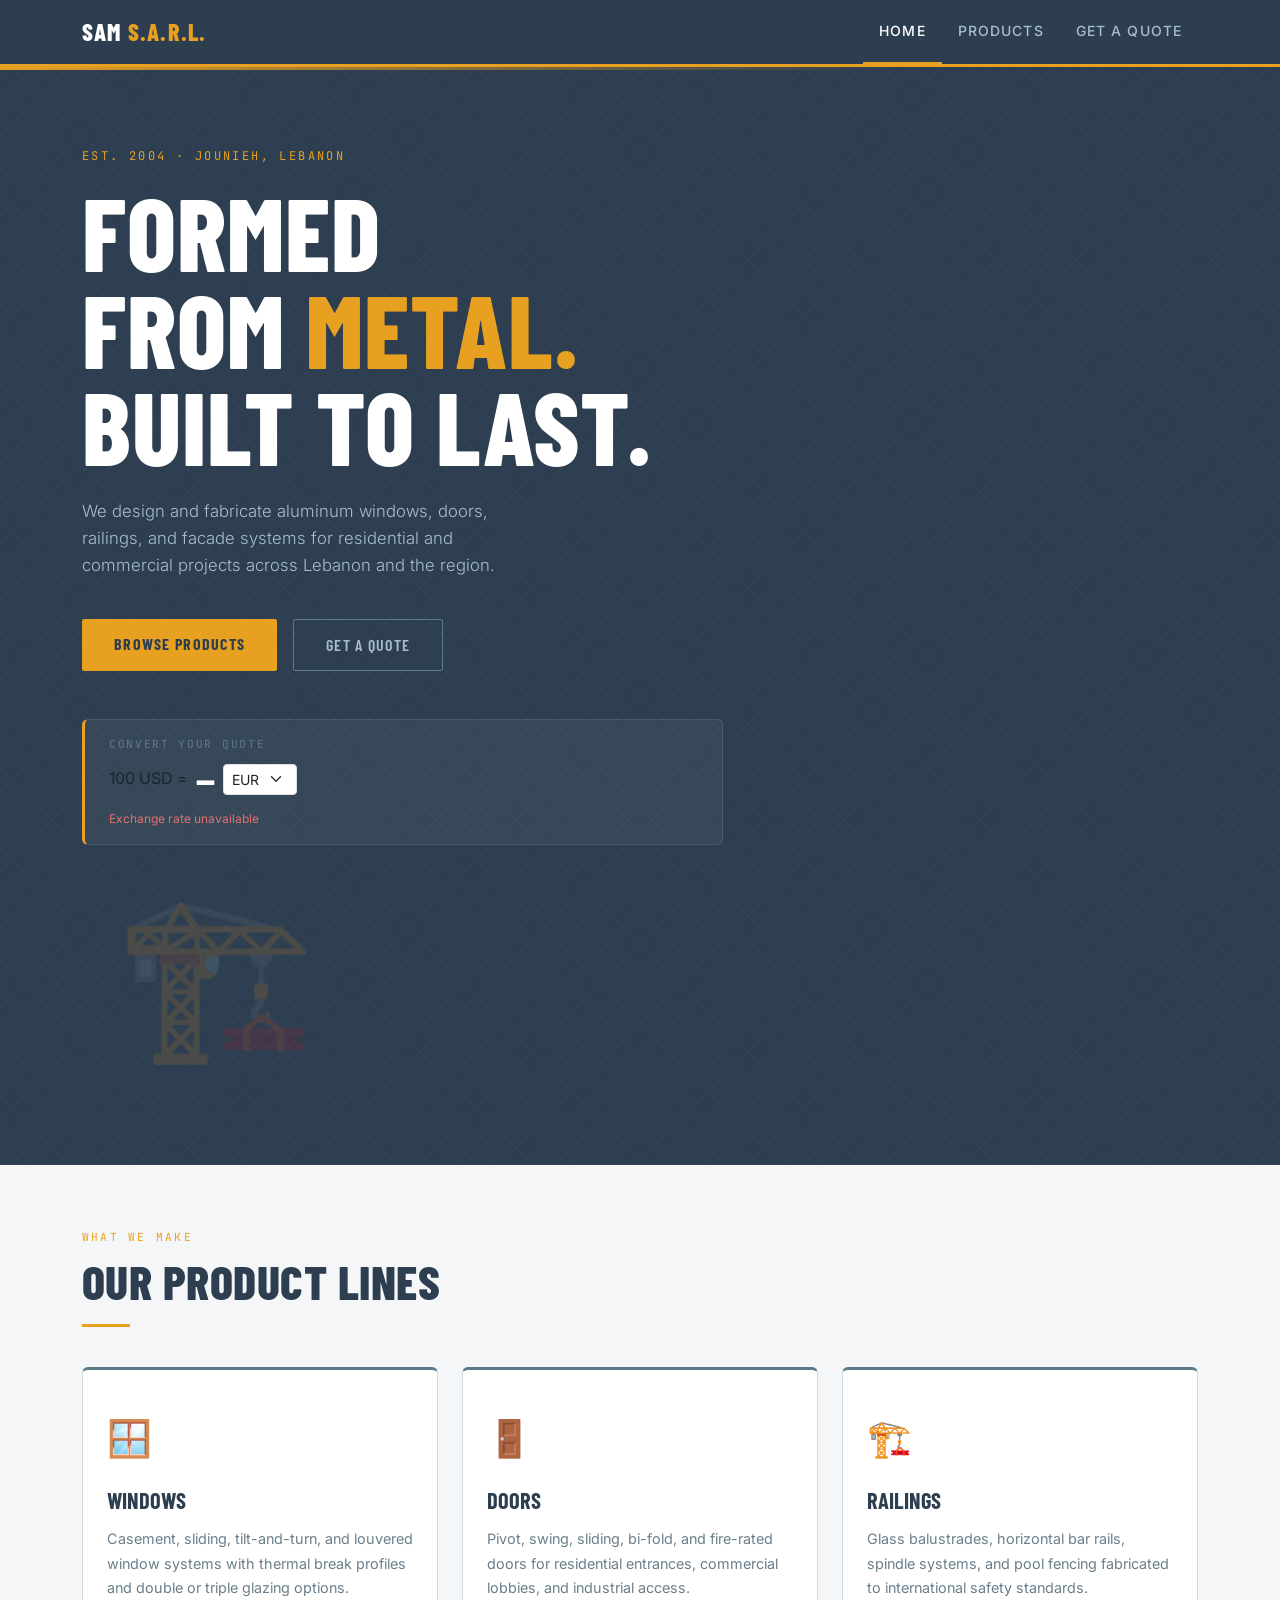
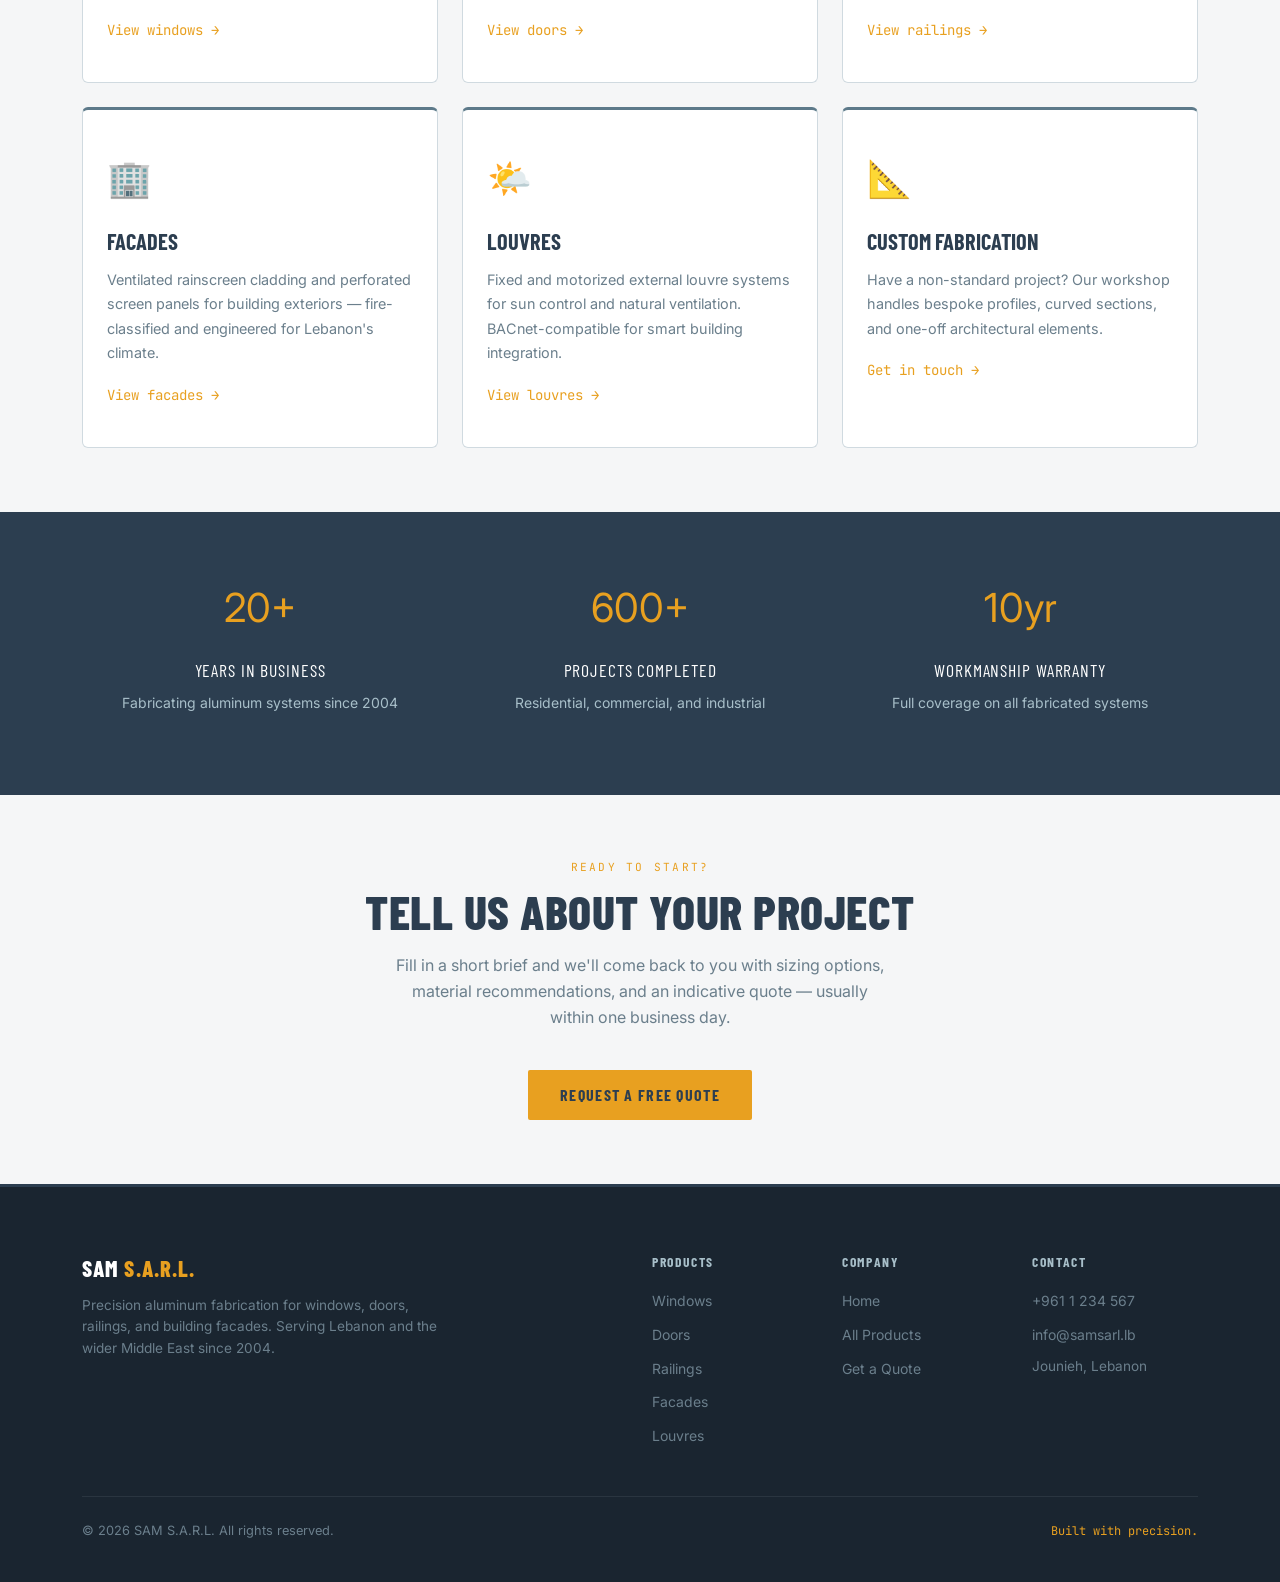
<file: index.html>
<!DOCTYPE html>
<html lang="en">
<head>
  <meta charset="UTF-8" />
  <meta name="viewport" content="width=device-width, initial-scale=1.0" />
  <meta name="description" content="SAM S.A.R.L. — Precision aluminum windows, doors, railings and facades fabricated in Lebanon." />
  <title>SAM S.A.R.L. — Precision Aluminum Fabrication</title>

  <!-- Bootstrap 5 -->
  <link href="https://cdn.jsdelivr.net/npm/bootstrap@5.3.3/dist/css/bootstrap.min.css" rel="stylesheet" />
  <!-- Custom styles -->
  <link rel="stylesheet" href="css/style.css" />

  </head>
<body data-page="home">

  <!-- ======================================================
       NAVIGATION
  ====================================================== -->
  <nav class="navbar navbar-expand-lg site-nav sticky-top">
    <div class="container">
      <a class="navbar-brand" href="index.html">SAM <span>S.A.R.L.</span></a>
      <button class="navbar-toggler" type="button" data-bs-toggle="collapse" data-bs-target="#mainNav" aria-label="Toggle navigation">
        <span class="navbar-toggler-icon"></span>
      </button>
      <div class="collapse navbar-collapse" id="mainNav">
        <ul class="navbar-nav ms-auto">
          <li class="nav-item"><a class="nav-link active" href="index.html">Home</a></li>
          <li class="nav-item"><a class="nav-link" href="products.html">Products</a></li>
          <li class="nav-item"><a class="nav-link" href="contact.html">Get a Quote</a></li>
        </ul>
      </div>
    </div>
  </nav>

  <main>

    <!-- ======================================================
         HERO
    ====================================================== -->
    <section class="hero">
      <div class="container">
        <div class="row align-items-center">
          <div class="col-lg-7">
            <p class="hero-eyebrow">Est. 2004 · Jounieh, Lebanon</p>
            <h1 class="hero-title">Formed<br>from <em>metal.</em><br>Built to last.</h1>
            <p class="hero-body">
              We design and fabricate aluminum windows, doors, railings, and facade systems
              for residential and commercial projects across Lebanon and the region.
            </p>
            <div class="d-flex flex-wrap gap-3">
              <a href="products.html" class="btn-primary-custom">Browse Products</a>
              <a href="contact.html" class="btn-outline-custom">Get a Quote</a>
            </div>

            <!-- Currency converter widget -->
            <div class="price-widget mt-5" id="price-widget">
              <div class="price-widget__label">Convert Your Quote</div>
              <div class="d-flex align-items-center gap-2 flex-wrap">
                <span>100 USD =</span>
                <span class="price-widget__value" id="currency-result">—</span>
                <select id="currency-select" class="form-select form-select-sm" style="width:auto; display:inline-block;">
                  <option value="EUR">EUR</option>
                  <option value="GBP">GBP</option>
                  <option value="CHF">CHF</option>
                  <option value="TRY">TRY</option>
                  <option value="LBP">LBP</option>
                </select>
              </div>
              <div class="price-widget__status loading" id="currency-status">Loading exchange rates…</div>
            </div>

          <div class="col-lg-5 d-none d-lg-flex justify-content-center align-items-center">
            <div style="font-size:10rem; opacity:0.15; user-select:none;">🏗️</div>
          </div>
        </div>
      </div>
    </section>

    <!-- ======================================================
         SERVICES
    ====================================================== -->
    <section class="services-section">
      <div class="container">
        <span class="section-label">What we make</span>
        <h2 class="section-title">Our Product Lines</h2>
        <div class="section-divider"></div>

        <div class="row g-4">
          <div class="col-sm-6 col-lg-4">
            <div class="service-card">
              <div class="service-card__icon">🪟</div>
              <div class="service-card__title">Windows</div>
              <p class="service-card__body">Casement, sliding, tilt-and-turn, and louvered window systems with thermal break profiles and double or triple glazing options.</p>
              <a href="products.html?category=windows" class="text-spark small mono">View windows →</a>
            </div>
          </div>

          <div class="col-sm-6 col-lg-4">
            <div class="service-card">
              <div class="service-card__icon">🚪</div>
              <div class="service-card__title">Doors</div>
              <p class="service-card__body">Pivot, swing, sliding, bi-fold, and fire-rated doors for residential entrances, commercial lobbies, and industrial access.</p>
              <a href="products.html?category=doors" class="text-spark small mono">View doors →</a>
            </div>
          </div>

          <div class="col-sm-6 col-lg-4">
            <div class="service-card">
              <div class="service-card__icon">🏗️</div>
              <div class="service-card__title">Railings</div>
              <p class="service-card__body">Glass balustrades, horizontal bar rails, spindle systems, and pool fencing fabricated to international safety standards.</p>
              <a href="products.html?category=railings" class="text-spark small mono">View railings →</a>
            </div>
          </div>

          <div class="col-sm-6 col-lg-4">
            <div class="service-card">
              <div class="service-card__icon">🏢</div>
              <div class="service-card__title">Facades</div>
              <p class="service-card__body">Ventilated rainscreen cladding and perforated screen panels for building exteriors — fire-classified and engineered for Lebanon's climate.</p>
              <a href="products.html?category=facades" class="text-spark small mono">View facades →</a>
            </div>
          </div>

          <div class="col-sm-6 col-lg-4">
            <div class="service-card">
              <div class="service-card__icon">🌤️</div>
              <div class="service-card__title">Louvres</div>
              <p class="service-card__body">Fixed and motorized external louvre systems for sun control and natural ventilation. BACnet-compatible for smart building integration.</p>
              <a href="products.html?category=louvers" class="text-spark small mono">View louvres →</a>
            </div>
          </div>

          <div class="col-sm-6 col-lg-4">
            <div class="service-card">
              <div class="service-card__icon">📐</div>
              <div class="service-card__title">Custom Fabrication</div>
              <p class="service-card__body">Have a non-standard project? Our workshop handles bespoke profiles, curved sections, and one-off architectural elements.</p>
              <a href="contact.html" class="text-spark small mono">Get in touch →</a>
            </div>
          </div>
        </div>
      </div>
    </section>

    <!-- ======================================================
         WHY US — 3 key differentiators
    ====================================================== -->
    <section style="padding: var(--sp-2xl) 0; background: var(--col-steel);">
      <div class="container">
        <div class="row g-4 text-center">
          <div class="col-md-4">
            <div style="font-size:2.5rem; color: var(--col-spark); margin-bottom:1rem;">20+</div>
            <div style="font-family: var(--font-display); font-size:1.1rem; color:var(--col-white); text-transform:uppercase; letter-spacing:0.05em;">Years in business</div>
            <p style="color:var(--col-sheen); font-size:0.875rem; margin-top:0.5rem;">Fabricating aluminum systems since 2004</p>
          </div>
          <div class="col-md-4">
            <div style="font-size:2.5rem; color: var(--col-spark); margin-bottom:1rem;">600+</div>
            <div style="font-family: var(--font-display); font-size:1.1rem; color:var(--col-white); text-transform:uppercase; letter-spacing:0.05em;">Projects completed</div>
            <p style="color:var(--col-sheen); font-size:0.875rem; margin-top:0.5rem;">Residential, commercial, and industrial</p>
          </div>
          <div class="col-md-4">
            <div style="font-size:2.5rem; color: var(--col-spark); margin-bottom:1rem;">10yr</div>
            <div style="font-family: var(--font-display); font-size:1.1rem; color:var(--col-white); text-transform:uppercase; letter-spacing:0.05em;">Workmanship warranty</div>
            <p style="color:var(--col-sheen); font-size:0.875rem; margin-top:0.5rem;">Full coverage on all fabricated systems</p>
          </div>
        </div>
      </div>
    </section>

    <!-- ======================================================
         CTA STRIP
    ====================================================== -->
    <section style="padding: var(--sp-2xl) 0; background: var(--col-surface);">
      <div class="container text-center">
        <span class="section-label">Ready to start?</span>
        <h2 class="section-title">Tell us about your project</h2>
        <p style="color: var(--col-muted); max-width:50ch; margin: 0 auto var(--sp-xl);">
          Fill in a short brief and we'll come back to you with sizing options, material recommendations, and an indicative quote — usually within one business day.
        </p>
        <a href="contact.html" class="btn-primary-custom">Request a Free Quote</a>
      </div>
    </section>

  </main>

  <!-- ======================================================
       FOOTER
  ====================================================== -->
  <footer class="site-footer">
    <div class="container">
      <div class="row g-4">
        <div class="col-lg-4">
          <div class="brand">SAM <span>S.A.R.L. </span></div>
          <p>Precision aluminum fabrication for windows, doors, railings, and building facades. Serving Lebanon and the wider Middle East since 2004.</p>
        </div>
        <div class="col-sm-6 col-lg-2 offset-lg-2">
          <div class="footer-heading">Products</div>
          <ul class="footer-links">
            <li><a href="products.html?category=windows">Windows</a></li>
            <li><a href="products.html?category=doors">Doors</a></li>
            <li><a href="products.html?category=railings">Railings</a></li>
            <li><a href="products.html?category=facades">Facades</a></li>
            <li><a href="products.html?category=louvers">Louvres</a></li>
          </ul>
        </div>
        <div class="col-sm-6 col-lg-2">
          <div class="footer-heading">Company</div>
          <ul class="footer-links">
            <li><a href="index.html">Home</a></li>
            <li><a href="products.html">All Products</a></li>
            <li><a href="contact.html">Get a Quote</a></li>
          </ul>
        </div>
        <div class="col-lg-2">
          <div class="footer-heading">Contact</div>
          <ul class="footer-links">
            <li><a href="tel:+9611234567">+961 1 234 567</a></li>
            <li><a href="mailto:info@samsarl.lb">info@samsarl.lb</a></li>
            <li style="color:var(--col-muted); font-size:0.85rem;">Jounieh, Lebanon</li>
          </ul>
        </div>
      </div>
      <div class="footer-bottom">
        <span>© 2026 SAM S.A.R.L. All rights reserved.</span>
        <span class="mono" style="font-size:0.75rem; color: var(--col-spark);">Built with precision.</span>
      </div>
    </div>
  </footer>

  <!-- Bootstrap JS -->
  <script src="https://cdn.jsdelivr.net/npm/bootstrap@5.3.3/dist/js/bootstrap.bundle.min.js"></script>
  <!-- App JS -->
  <script src="js/app.js"></script>
</body>
</html>
</file>
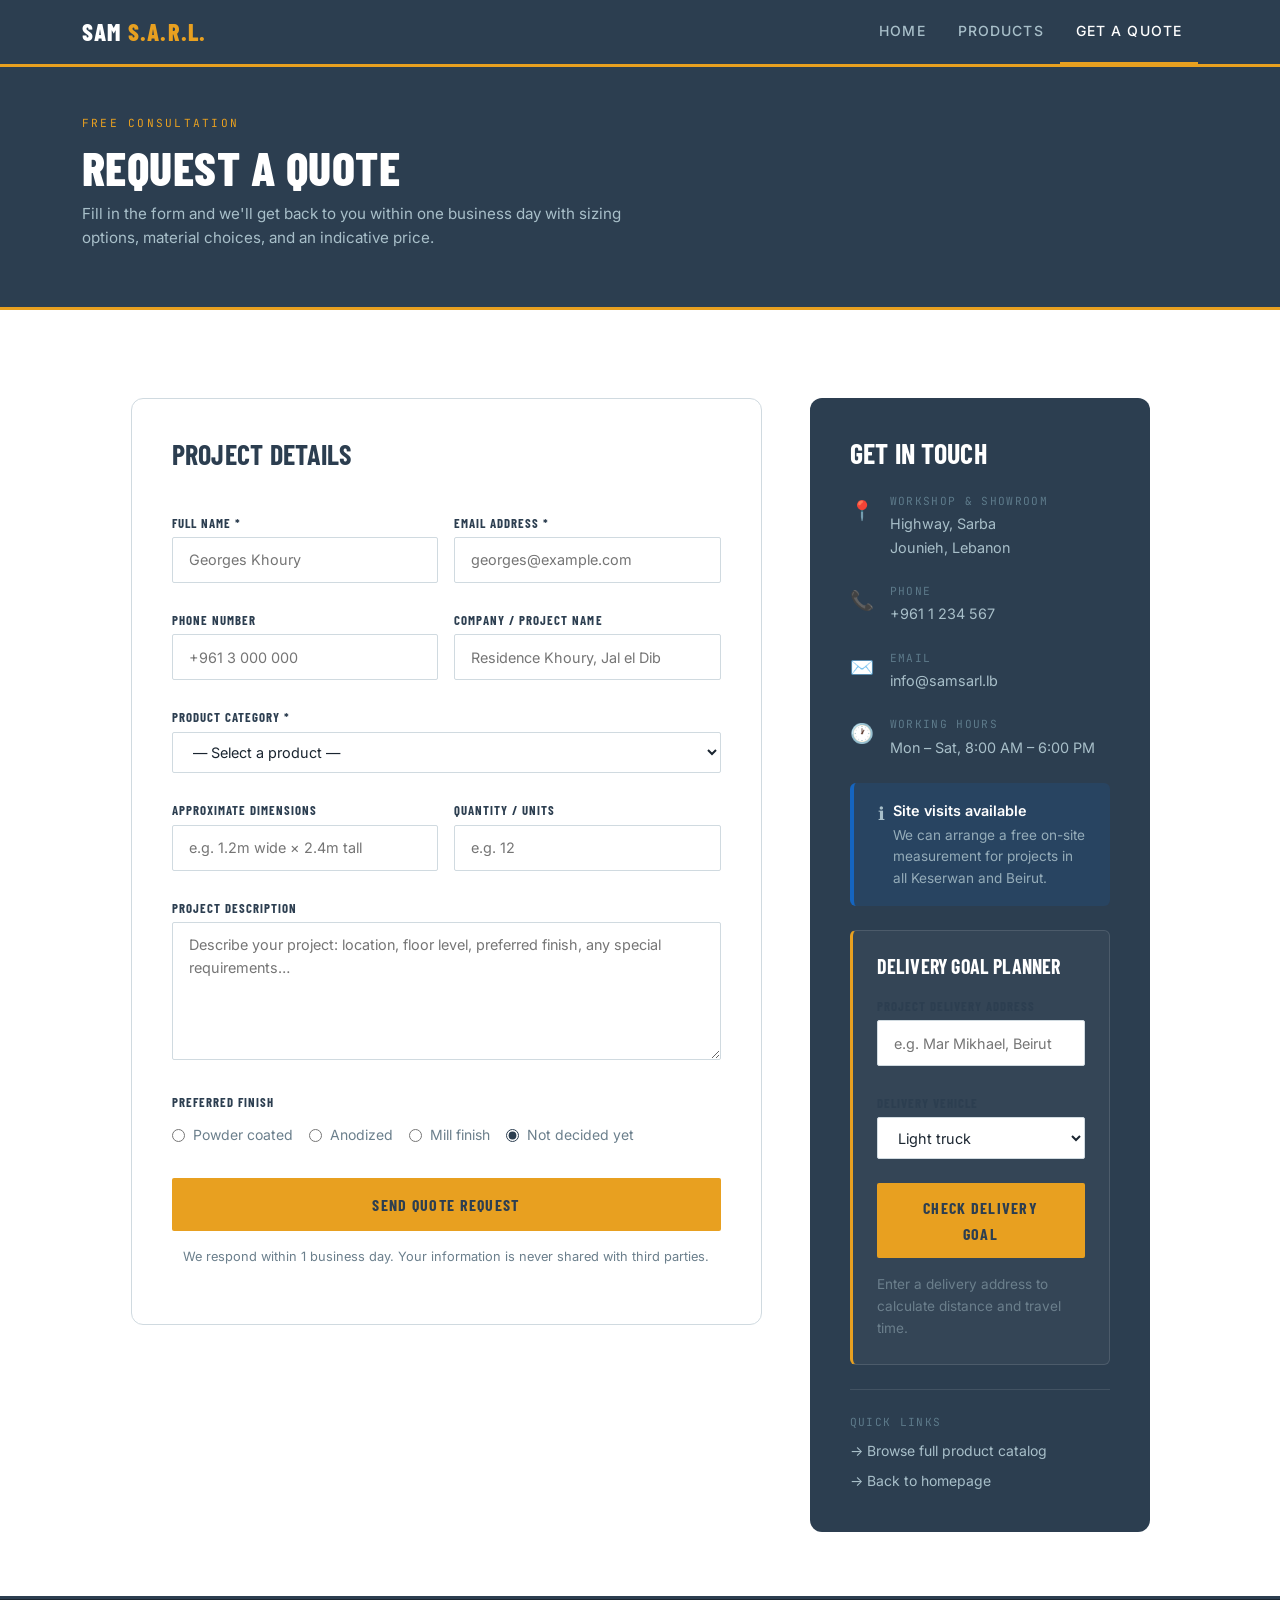
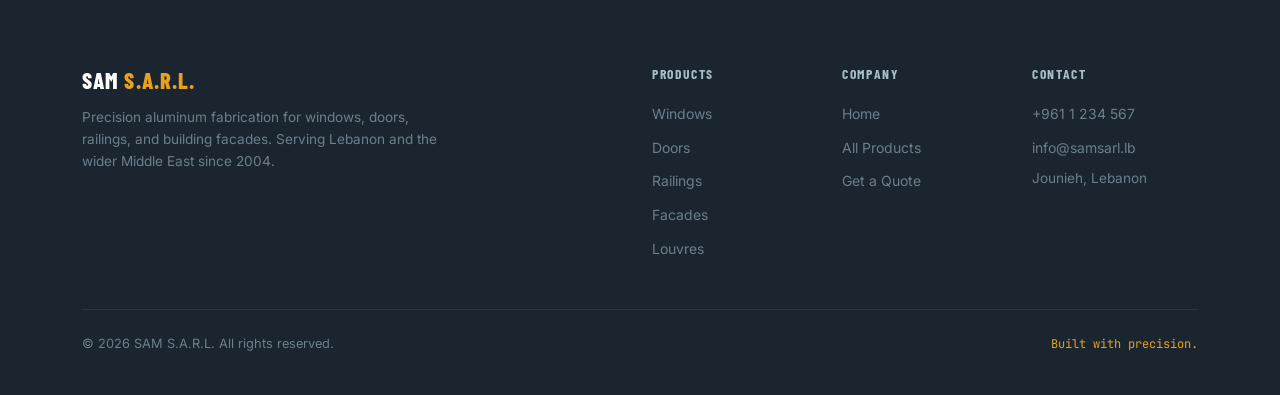
<file: contact.html>
<!DOCTYPE html>
<html lang="en">
<head>
  <meta charset="UTF-8" />
  <meta name="viewport" content="width=device-width, initial-scale=1.0" />
  <meta name="description" content="Request a free quote from AlumiFab for aluminum windows, doors, railings, and facade systems." />
  <title>Get a Quote - SAM S.A.R.L.</title>

  <!-- Bootstrap 5 -->
  <link href="https://cdn.jsdelivr.net/npm/bootstrap@5.3.3/dist/css/bootstrap.min.css" rel="stylesheet" />
  <!-- Custom styles -->
  <link rel="stylesheet" href="css/style.css" />
</head>
<body data-page="contact">

  <!-- ======================================================
       NAVIGATION
  ====================================================== -->
  <nav class="navbar navbar-expand-lg site-nav sticky-top">
    <div class="container">
      <a class="navbar-brand" href="index.html">SAM <span>S.A.R.L.</span></a>
      <button class="navbar-toggler" type="button" data-bs-toggle="collapse" data-bs-target="#mainNav" aria-label="Toggle navigation">
        <span class="navbar-toggler-icon"></span>
      </button>
      <div class="collapse navbar-collapse" id="mainNav">
        <ul class="navbar-nav ms-auto">
          <li class="nav-item"><a class="nav-link" href="index.html">Home</a></li>
          <li class="nav-item"><a class="nav-link" href="products.html">Products</a></li>
          <li class="nav-item"><a class="nav-link active" href="contact.html">Get a Quote</a></li>
        </ul>
      </div>
    </div>
  </nav>

  <main>

    <!-- ======================================================
         PAGE HEADER
    ====================================================== -->
    <section style="background: var(--col-steel); padding: 3rem 0 2.5rem; border-bottom: 3px solid var(--col-spark);">
      <div class="container">
        <span class="section-label">Free consultation</span>
        <h1 class="section-title" style="color: var(--col-white); margin-bottom:0.5rem;">Request a Quote</h1>
        <p style="color: var(--col-sheen); font-size: 0.95rem; max-width:55ch;">
          Fill in the form and we'll get back to you within one business day with sizing options, material choices, and an indicative price.
        </p>
      </div>
    </section>

    <!-- ======================================================
         CONTACT SECTION
    ====================================================== -->
    <section class="contact-section">
      <div class="container">

        <!-- Alert messages container -->
        <div id="alert-container" role="alert" aria-live="polite" style="max-width:700px; margin: 0 auto var(--sp-lg);"></div>

        <div class="row g-5 justify-content-center">

          <!-- FORM -->
          <div class="col-lg-7">
            <div class="contact-card">
              <h2 style="font-family:var(--font-display); font-size:1.75rem; text-transform:uppercase; color:var(--col-steel); margin-bottom:var(--sp-xl);">
                Project Details
              </h2>

              <form id="quote-form" novalidate>

                <div class="row g-3">
                  <!-- Name -->
                  <div class="col-sm-6">
                    <div class="form-group-custom">
                      <label class="form-label-custom" for="name">Full Name *</label>
                      <input
                        type="text"
                        id="name"
                        class="form-control-custom"
                        placeholder="Georges Khoury"
                        autocomplete="name"
                      />
                    </div>
                  </div>

                  <!-- Email -->
                  <div class="col-sm-6">
                    <div class="form-group-custom">
                      <label class="form-label-custom" for="email">Email Address *</label>
                      <input
                        type="email"
                        id="email"
                        class="form-control-custom"
                        placeholder="georges@example.com"
                        autocomplete="email"
                      />
                    </div>
                  </div>
                </div>

                <div class="row g-3">
                  <!-- Phone -->
                  <div class="col-sm-6">
                    <div class="form-group-custom">
                      <label class="form-label-custom" for="phone">Phone Number</label>
                      <input
                        type="tel"
                        id="phone"
                        class="form-control-custom"
                        placeholder="+961 3 000 000"
                        autocomplete="tel"
                      />
                    </div>
                  </div>

                  <!-- Company -->
                  <div class="col-sm-6">
                    <div class="form-group-custom">
                      <label class="form-label-custom" for="company">Company / Project Name</label>
                      <input
                        type="text"
                        id="company"
                        class="form-control-custom"
                        placeholder="Residence Khoury, Jal el Dib"
                        autocomplete="organization"
                      />
                    </div>
                  </div>
                </div>

                <!-- Product category -->
                <div class="form-group-custom">
                  <label class="form-label-custom" for="product-select">Product Category *</label>
                  <select id="product-select" class="form-control-custom">
                    <option value="">— Select a product —</option>
                    <optgroup label="Windows">
                      <option value="Thermal Break Casement Window">Thermal Break Casement Window</option>
                      <option value="Fixed Picture Window">Fixed Picture Window</option>
                      <option value="Sliding Sash Window">Sliding Sash Window</option>
                      <option value="Tilt & Turn Window">Tilt &amp; Turn Window</option>
                      <option value="Louvered Vent Window">Louvered Vent Window</option>
                    </optgroup>
                    <optgroup label="Doors">
                      <option value="Pivot Entry Door">Pivot Entry Door</option>
                      <option value="Sliding Patio Door">Sliding Patio Door</option>
                      <option value="Folding Bi-Fold Door">Folding Bi-Fold Door</option>
                      <option value="Security Fire Door">Security Fire Door</option>
                      <option value="Flush Swing Door">Flush Swing Door</option>
                    </optgroup>
                    <optgroup label="Railings">
                      <option value="Glass Balcony Railing">Glass Balcony Railing</option>
                      <option value="Horizontal Bar Railing">Horizontal Bar Railing</option>
                      <option value="Decorative Spindle Railing">Decorative Spindle Railing</option>
                      <option value="Pool Fence Railing">Pool Fence Railing</option>
                    </optgroup>
                    <optgroup label="Facades">
                      <option value="Ventilated Facade Panel">Ventilated Facade Panel</option>
                      <option value="Perforated Screen Panel">Perforated Screen Panel</option>
                    </optgroup>
                    <optgroup label="Louvres">
                      <option value="Fixed External Louvre">Fixed External Louvre</option>
                      <option value="Motorized Adjustable Louvre">Motorized Adjustable Louvre</option>
                    </optgroup>
                    <option value="Custom / Not listed">Custom / Not listed</option>
                  </select>
                </div>

                <!-- Dimensions -->
                <div class="row g-3">
                  <div class="col-sm-6">
                    <div class="form-group-custom">
                      <label class="form-label-custom" for="dimensions">Approximate Dimensions</label>
                      <input
                        type="text"
                        id="dimensions"
                        class="form-control-custom"
                        placeholder="e.g. 1.2m wide × 2.4m tall"
                      />
                    </div>
                  </div>
                  <div class="col-sm-6">
                    <div class="form-group-custom">
                      <label class="form-label-custom" for="quantity">Quantity / Units</label>
                      <input
                        type="number"
                        id="quantity"
                        class="form-control-custom"
                        placeholder="e.g. 12"
                        min="1"
                      />
                    </div>
                  </div>
                </div>

                <!-- Message -->
                <div class="form-group-custom">
                  <label class="form-label-custom" for="message">Project Description</label>
                  <textarea
                    id="message"
                    class="form-control-custom"
                    rows="5"
                    placeholder="Describe your project: location, floor level, preferred finish, any special requirements…"
                  ></textarea>
                </div>

                <!-- Finish preference -->
                <div class="form-group-custom">
                  <label class="form-label-custom d-block" style="margin-bottom:0.75rem;">Preferred Finish</label>
                  <div class="d-flex flex-wrap gap-3">
                    <label style="display:flex; align-items:center; gap:0.5rem; font-size:0.875rem; color:var(--col-muted); cursor:pointer;">
                      <input type="radio" name="finish" value="powder-coated" style="accent-color: var(--col-steel);" /> Powder coated
                    </label>
                    <label style="display:flex; align-items:center; gap:0.5rem; font-size:0.875rem; color:var(--col-muted); cursor:pointer;">
                      <input type="radio" name="finish" value="anodized" style="accent-color: var(--col-steel);" /> Anodized
                    </label>
                    <label style="display:flex; align-items:center; gap:0.5rem; font-size:0.875rem; color:var(--col-muted); cursor:pointer;">
                      <input type="radio" name="finish" value="mill" style="accent-color: var(--col-steel);" /> Mill finish
                    </label>
                    <label style="display:flex; align-items:center; gap:0.5rem; font-size:0.875rem; color:var(--col-muted); cursor:pointer;">
                      <input type="radio" name="finish" value="undecided" style="accent-color: var(--col-steel);" checked /> Not decided yet
                    </label>
                  </div>
                </div>

                <button type="submit" id="submit-btn" class="btn-primary-custom w-100 mt-2" style="padding: 0.85rem; font-size:1rem;">
                  Send Quote Request
                </button>

                <p style="font-size:0.8rem; color:var(--col-muted); margin-top:var(--sp-md); text-align:center;">
                  We respond within 1 business day. Your information is never shared with third parties.
                </p>
              </form>
            </div>
          </div>

          <!-- CONTACT INFO -->
          <div class="col-lg-4">
            <div class="contact-info-card">
              <h3>Get in touch</h3>

              <div class="contact-detail">
                <span class="contact-detail__icon">📍</span>
                <div>
                  <div class="contact-detail__label">Workshop & Showroom</div>
                  <div class="contact-detail__value">Highway, Sarba<br>Jounieh, Lebanon</div>
                </div>
              </div>

              <div class="contact-detail">
                <span class="contact-detail__icon">📞</span>
                <div>
                  <div class="contact-detail__label">Phone</div>
                  <div class="contact-detail__value">+961 1 234 567</div>
                </div>
              </div>

              <div class="contact-detail">
                <span class="contact-detail__icon">✉️</span>
                <div>
                  <div class="contact-detail__label">Email</div>
                  <div class="contact-detail__value">info@samsarl.lb</div>
                </div>
              </div>

              <div class="contact-detail">
                <span class="contact-detail__icon">🕐</span>
                <div>
                  <div class="contact-detail__label">Working hours</div>
                  <div class="contact-detail__value">Mon – Sat, 8:00 AM – 6:00 PM</div>
                </div>
              </div>

              <!-- Info alert example -->
              <div class="alert-custom alert-info mt-4" style="background: rgba(21,101,192,0.15); color: var(--col-sheen);">
                <span class="alert-custom__icon">ℹ</span>
                <div>
                  <div class="alert-custom__title" style="color:var(--col-white);">Site visits available</div>
                  <div class="alert-custom__body">We can arrange a free on-site measurement for projects in all Keserwan and Beirut.</div>
                </div>
              </div>

              <div class="delivery-planner" id="delivery-planner">
              <h3>Delivery Goal Planner</h3>

              <div class="form-group-custom">
                <label class="form-label-custom" for="delivery-address">Project Delivery Address</label>
                <input
                  id="delivery-address"
                  class="form-control-custom"
                  type="text"
                  placeholder="e.g. Mar Mikhael, Beirut"
                />
              </div>

              <div class="form-group-custom">
                <label class="form-label-custom" for="delivery-mode">Delivery Vehicle</label>
                <select id="delivery-mode" class="form-control-custom">
                  <option value="drive">Service car</option>
                  <option value="light_truck" selected>Light truck</option>
                  <option value="truck">Truck</option>
                </select>
              </div>

              <button type="button" id="delivery-check-btn" class="btn-primary-custom w-100">
                Check Delivery Goal
              </button>

              <div id="delivery-status" class="delivery-state empty">
                Enter a delivery address to calculate distance and travel time.
              </div>

              <div id="delivery-summary"></div>

              <div class="delivery-filter" id="delivery-filter" hidden>
              <button type="button" class="delivery-filter-btn active" data-view="summary">
                Summary Only
              </button>
              <button type="button" class="delivery-filter-btn" data-view="details">
                Full Route Details
              </button>
              </div>

              <div id="delivery-steps"></div>
              </div>

              <div style="border-top: 1px solid rgba(255,255,255,0.1); padding-top: var(--sp-lg); margin-top: var(--sp-lg);">
                <div class="contact-detail__label" style="margin-bottom: var(--sp-sm);">Quick links</div>
                <a href="products.html" style="display:block; color: var(--col-sheen); font-size:0.875rem; margin-bottom:0.5rem; transition:color 0.15s;" onmouseover="this.style.color='var(--col-spark)'" onmouseout="this.style.color='var(--col-sheen)'">
                  → Browse full product catalog
                </a>
                <a href="index.html" style="display:block; color: var(--col-sheen); font-size:0.875rem; transition:color 0.15s;" onmouseover="this.style.color='var(--col-spark)'" onmouseout="this.style.color='var(--col-sheen)'">
                  → Back to homepage
                </a>
              </div>
            </div>
          </div>

        </div>
      </div>
    </section>

  </main>

  <!-- ======================================================
       FOOTER
  ====================================================== -->
  <footer class="site-footer">
    <div class="container">
      <div class="row g-4">
        <div class="col-lg-4">
          <div class="brand">SAM <span>S.A.R.L.</span></div>
          <p>Precision aluminum fabrication for windows, doors, railings, and building facades. Serving Lebanon and the wider Middle East since 2004.</p>
        </div>
        <div class="col-sm-6 col-lg-2 offset-lg-2">
          <div class="footer-heading">Products</div>
          <ul class="footer-links">
            <li><a href="products.html?category=windows">Windows</a></li>
            <li><a href="products.html?category=doors">Doors</a></li>
            <li><a href="products.html?category=railings">Railings</a></li>
            <li><a href="products.html?category=facades">Facades</a></li>
            <li><a href="products.html?category=louvers">Louvres</a></li>
          </ul>
        </div>
        <div class="col-sm-6 col-lg-2">
          <div class="footer-heading">Company</div>
          <ul class="footer-links">
            <li><a href="index.html">Home</a></li>
            <li><a href="products.html">All Products</a></li>
            <li><a href="contact.html">Get a Quote</a></li>
          </ul>
        </div>
        <div class="col-lg-2">
          <div class="footer-heading">Contact</div>
          <ul class="footer-links">
            <li><a href="tel:+9611234567">+961 1 234 567</a></li>
            <li><a href="mailto:info@samsarl.lb">info@samsarl.lb</a></li>
            <li style="color:var(--col-muted); font-size:0.85rem;">Jounieh, Lebanon</li>
          </ul>
        </div>
      </div>
      <div class="footer-bottom">
        <span>© 2026 SAM S.A.R.L. All rights reserved.</span>
        <span class="mono" style="font-size:0.75rem; color: var(--col-spark);">Built with precision.</span>
      </div>
    </div>
  </footer>

  <script src="https://cdn.jsdelivr.net/npm/bootstrap@5.3.3/dist/js/bootstrap.bundle.min.js"></script>
  <script src="js/app.js"></script>
</body>
</html>
</file>
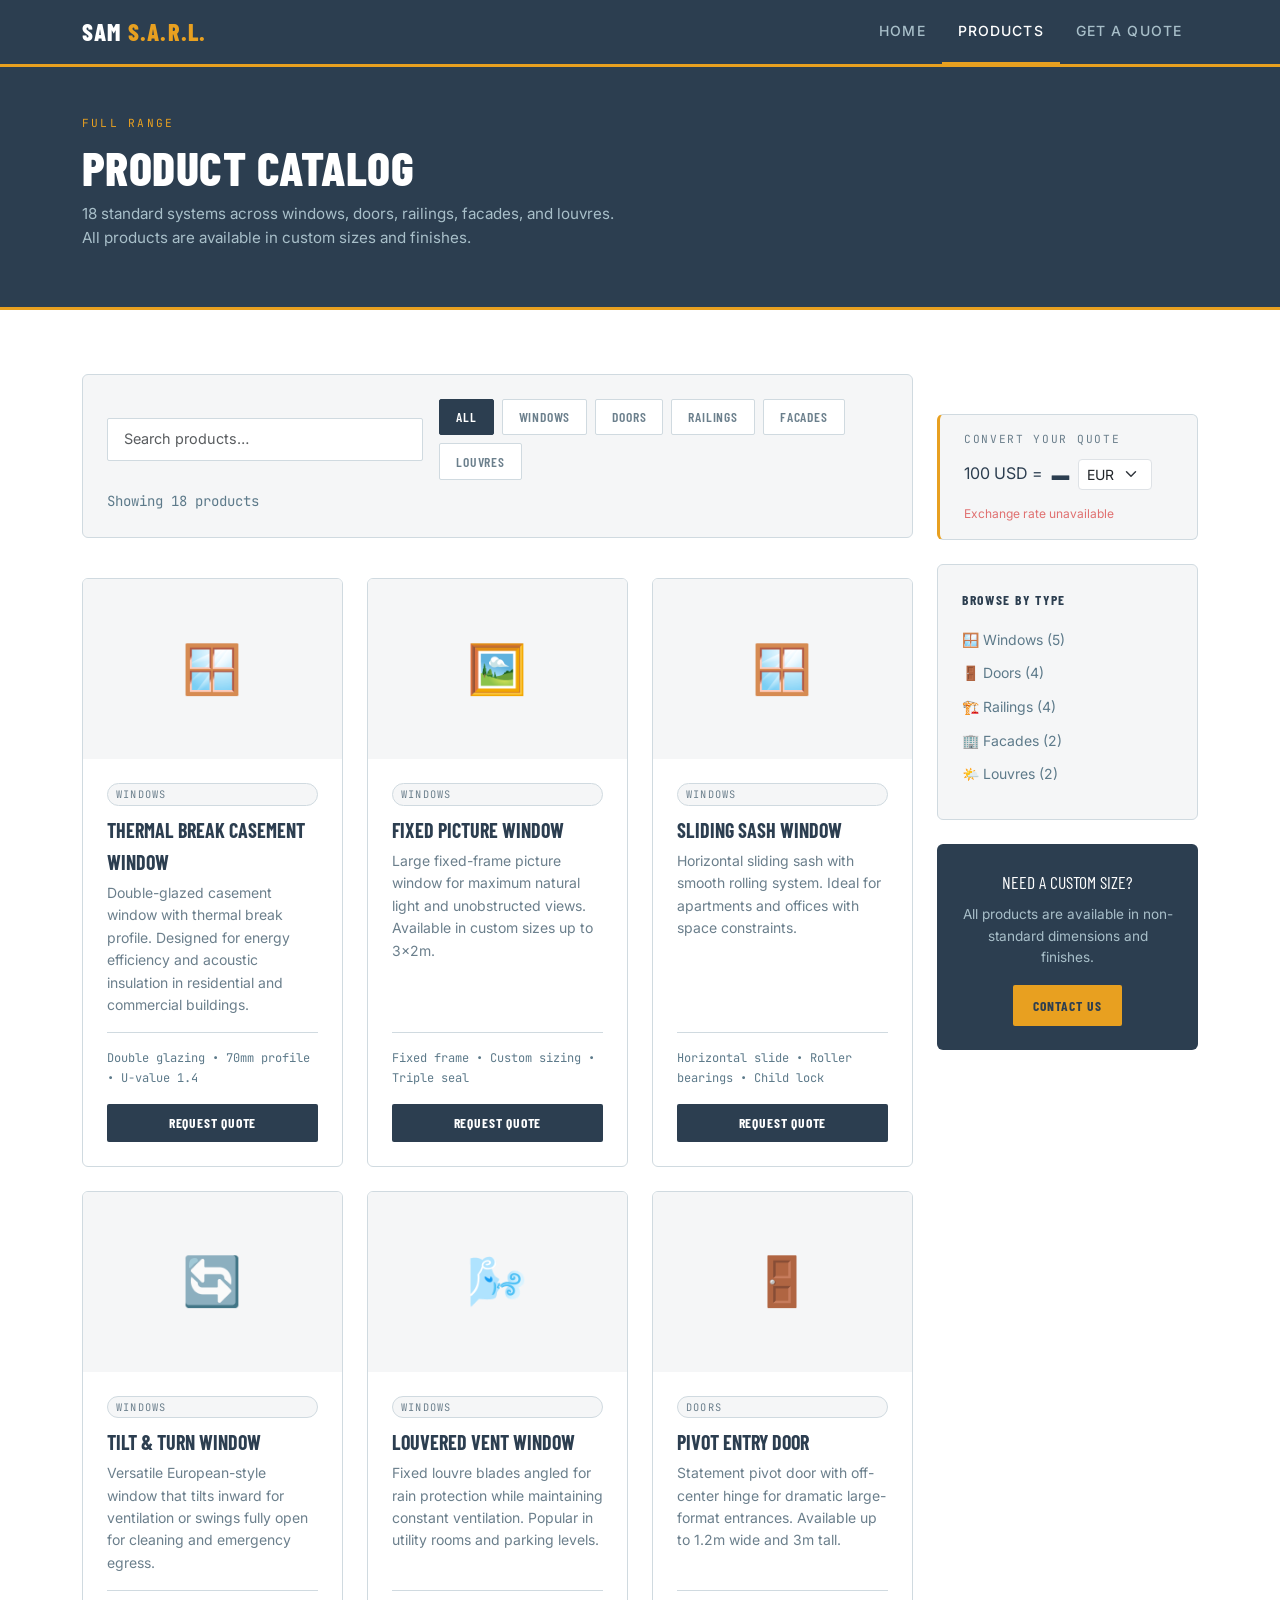
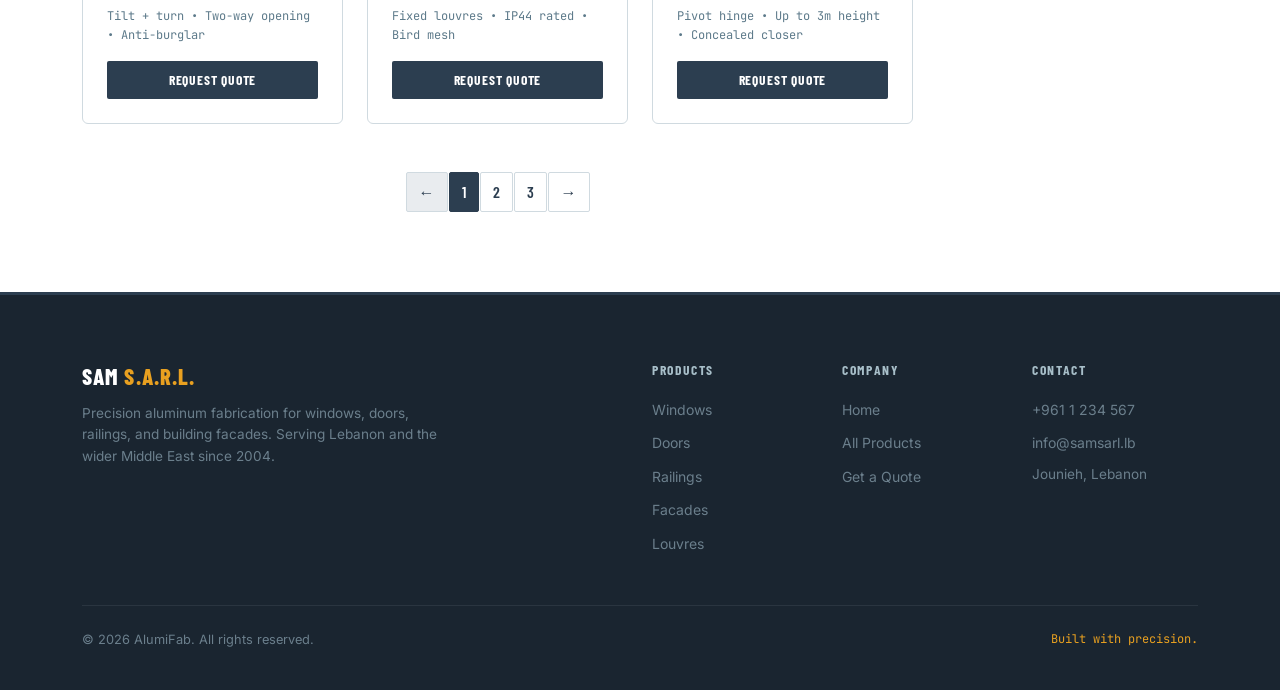
<file: products.html>
<!DOCTYPE html>
<html lang="en">
<head>
  <meta charset="UTF-8" />
  <meta name="viewport" content="width=device-width, initial-scale=1.0" />
  <meta name="description" content="Browse AlumiFab's full catalog of aluminum windows, doors, railings, facades, and louvre systems." />
  <title>Products — SAM S.A.R.L.</title>

  <!-- Bootstrap 5 -->
  <link href="https://cdn.jsdelivr.net/npm/bootstrap@5.3.3/dist/css/bootstrap.min.css" rel="stylesheet" />
  <!-- Custom styles -->
  <link rel="stylesheet" href="css/style.css" />

  </head>
<body data-page="catalog">

  <!-- ======================================================
       NAVIGATION
  ====================================================== -->
  <nav class="navbar navbar-expand-lg site-nav sticky-top">
    <div class="container">
      <a class="navbar-brand" href="index.html">SAM <span>S.A.R.L.</span></a>
      <button class="navbar-toggler" type="button" data-bs-toggle="collapse" data-bs-target="#mainNav" aria-label="Toggle navigation">
        <span class="navbar-toggler-icon"></span>
      </button>
      <div class="collapse navbar-collapse" id="mainNav">
        <ul class="navbar-nav ms-auto">
          <li class="nav-item"><a class="nav-link" href="index.html">Home</a></li>
          <li class="nav-item"><a class="nav-link active" href="products.html">Products</a></li>
          <li class="nav-item"><a class="nav-link" href="contact.html">Get a Quote</a></li>
        </ul>
      </div>
    </div>
  </nav>

  <main>

    <!-- ======================================================
         PAGE HEADER
    ====================================================== -->
    <section style="background: var(--col-steel); padding: 3rem 0 2.5rem; border-bottom: 3px solid var(--col-spark);">
      <div class="container">
        <span class="section-label">Full range</span>
        <h1 class="section-title" style="color: var(--col-white); margin-bottom:0.5rem;">Product Catalog</h1>
        <p style="color: var(--col-sheen); font-size: 0.95rem; max-width:55ch;">
          18 standard systems across windows, doors, railings, facades, and louvres. All products are available in custom sizes and finishes.
        </p>
      </div>
    </section>

    <!-- ======================================================
         CATALOG
    ====================================================== -->
    <section class="catalog-section">
      <div class="container">
        <div class="row g-4">

          <!-- Main catalog column -->
          <div class="col-lg-9">

            <!-- Controls -->
            <div class="catalog-controls">
              <div class="row align-items-center g-3">
                <div class="col-md-5">
                  <input
                    type="search"
                    class="form-control"
                    id="search-input"
                    placeholder="Search products…"
                    aria-label="Search products"
                  />
                </div>
                <div class="col-md-7">
                  <div class="d-flex flex-wrap gap-2">
                    <button class="filter-btn active" data-category="all">All</button>
                    <button class="filter-btn" data-category="windows">Windows</button>
                    <button class="filter-btn" data-category="doors">Doors</button>
                    <button class="filter-btn" data-category="railings">Railings</button>
                    <button class="filter-btn" data-category="facades">Facades</button>
                    <button class="filter-btn" data-category="louvers">Louvres</button>
                  </div>
                </div>
              </div>

              <div class="mt-2">
                <small class="mono text-alloy">
                  Showing <span id="product-count">18 products</span>
                </small>
              </div>
            </div>

            <!-- Product grid -->
            <div class="row" id="product-grid">
              <!-- Populated by Catalog class -->
            </div>

            <!-- Pagination -->
            <nav aria-label="Product pagination" class="mt-4">
              <ul class="pagination justify-content-center" id="pagination">
                <!-- Populated by Catalog class -->
              </ul>
            </nav>

          </div>

          <!-- Sidebar -->
          <div class="col-lg-3">

            <!-- Currency converter widget -->
            <div class="price-widget" id="price-widget" style="background: var(--col-surface); border-color: var(--col-border); border-left-color: var(--col-spark);">
              <div class="price-widget__label" style="color: var(--col-muted);">Convert Your Quote</div>
              <div class="d-flex align-items-center gap-2 flex-wrap">
                <span style="color: var(--col-steel);">100 USD =</span>
                <span class="price-widget__value" id="currency-result" style="color: var(--col-steel);">—</span>
                <select id="currency-select" class="form-select form-select-sm" style="width:auto; display:inline-block;">
                  <option value="EUR">EUR</option>
                  <option value="GBP">GBP</option>
                  <option value="CHF">CHF</option>
                  <option value="TRY">TRY</option>
                  <option value="LBP">LBP</option>
                </select>
              </div>
              <div class="price-widget__status loading" id="currency-status">Loading exchange rates…</div>
            </div>

            <!-- Category guide -->
            <div style="background: var(--col-surface); border: 1px solid var(--col-border); border-radius: var(--radius-md); padding: var(--sp-lg); margin-top: var(--sp-lg);">
              <div class="footer-heading" style="color: var(--col-steel); margin-bottom: var(--sp-md);">Browse by type</div>
              <ul class="footer-links">
                <li><a href="#" class="filter-btn-link" data-category="windows" style="color: var(--col-alloy);">🪟 Windows (5)</a></li>
                <li class="mt-2"><a href="#" class="filter-btn-link" data-category="doors" style="color: var(--col-alloy);">🚪 Doors (4)</a></li>
                <li class="mt-2"><a href="#" class="filter-btn-link" data-category="railings" style="color: var(--col-alloy);">🏗️ Railings (4)</a></li>
                <li class="mt-2"><a href="#" class="filter-btn-link" data-category="facades" style="color: var(--col-alloy);">🏢 Facades (2)</a></li>
                <li class="mt-2"><a href="#" class="filter-btn-link" data-category="louvers" style="color: var(--col-alloy);">🌤️ Louvres (2)</a></li>
              </ul>
            </div>

            <!-- CTA -->
            <div style="background: var(--col-steel); border-radius: var(--radius-md); padding: var(--sp-lg); margin-top: var(--sp-lg); text-align:center;">
              <div style="font-family: var(--font-display); font-size:1.1rem; color:var(--col-white); text-transform:uppercase; margin-bottom:var(--sp-sm);">Need a custom size?</div>
              <p style="color: var(--col-sheen); font-size:0.85rem; margin-bottom:var(--sp-md);">All products are available in non-standard dimensions and finishes.</p>
              <a href="contact.html" class="btn-primary-custom" style="font-size:0.85rem; padding: 0.6rem 1.25rem;">Contact us</a>
            </div>

          </div>
        </div>
      </div>
    </section>

  </main>

  <!-- ======================================================
       FOOTER
  ====================================================== -->
  <footer class="site-footer">
    <div class="container">
      <div class="row g-4">
        <div class="col-lg-4">
          <div class="brand">SAM <span>S.A.R.L.</span></div>
          <p>Precision aluminum fabrication for windows, doors, railings, and building facades. Serving Lebanon and the wider Middle East since 2004.</p>
        </div>
        <div class="col-sm-6 col-lg-2 offset-lg-2">
          <div class="footer-heading">Products</div>
          <ul class="footer-links">
            <li><a href="products.html?category=windows">Windows</a></li>
            <li><a href="products.html?category=doors">Doors</a></li>
            <li><a href="products.html?category=railings">Railings</a></li>
            <li><a href="products.html?category=facades">Facades</a></li>
            <li><a href="products.html?category=louvers">Louvres</a></li>
          </ul>
        </div>
        <div class="col-sm-6 col-lg-2">
          <div class="footer-heading">Company</div>
          <ul class="footer-links">
            <li><a href="index.html">Home</a></li>
            <li><a href="products.html">All Products</a></li>
            <li><a href="contact.html">Get a Quote</a></li>
          </ul>
        </div>
        <div class="col-lg-2">
          <div class="footer-heading">Contact</div>
          <ul class="footer-links">
            <li><a href="tel:+9611234567">+961 1 234 567</a></li>
            <li><a href="mailto:info@alumifab.lb">info@samsarl.lb</a></li>
            <li style="color:var(--col-muted); font-size:0.85rem;">Jounieh, Lebanon</li>
          </ul>
        </div>
      </div>
      <div class="footer-bottom">
        <span>© 2026 AlumiFab. All rights reserved.</span>
        <span class="mono" style="font-size:0.75rem; color: var(--col-spark);">Built with precision.</span>
      </div>
    </div>
  </footer>

  <script src="https://cdn.jsdelivr.net/npm/bootstrap@5.3.3/dist/js/bootstrap.bundle.min.js"></script>
  <script src="js/app.js"></script>

  <!-- Handle URL query param for category filtering -->
  <script>
    document.addEventListener('DOMContentLoaded', () => {
      const params = new URLSearchParams(window.location.search);
      const cat    = params.get('category');
      if (cat && catalog) {
        const btn = document.querySelector(`.filter-btn[data-category="${cat}"]`);
        if (btn) {
          document.querySelectorAll('.filter-btn').forEach(b => b.classList.remove('active'));
          btn.classList.add('active');
          catalog.filterByCategory(cat);
        }
      }

      // Sidebar category links
      document.querySelectorAll('.filter-btn-link').forEach(link => {
        link.addEventListener('click', e => {
          e.preventDefault();
          const cat = link.dataset.category;
          document.querySelectorAll('.filter-btn').forEach(b => b.classList.remove('active'));
          const mainBtn = document.querySelector(`.filter-btn[data-category="${cat}"]`);
          if (mainBtn) mainBtn.classList.add('active');
          catalog.filterByCategory(cat);
          window.scrollTo({ top: 0, behavior: 'smooth' });
        });
      });
    });
  </script>
</body>
</html>
</file>
<file: css/style.css>
/* ============================================================
   ALUMINUM FABRICATION — Design Tokens & Custom Styles AlumiFab
   Palette: industrial steel, not generic "construction blue"
   ============================================================ */

@import url('https://fonts.googleapis.com/css2?family=Barlow+Condensed:wght@400;600;700;800&family=Inter:wght@300;400;500;600&family=JetBrains+Mono:wght@400;500&display=swap');

:root {
  /* Color tokens — drawn from the material itself */
  --col-steel:      #2C3E50;   /* deep anodized steel */
  --col-alloy:      #5D7A8A;   /* brushed aluminum mid-tone */
  --col-sheen:      #A8BFC9;   /* polished highlight */
  --col-spark:      #E8A020;   /* molten metal accent */
  --col-surface:    #F5F6F7;   /* light panel background */
  --col-white:      #FFFFFF;
  --col-ink:        #1A2530;   /* near-black text */
  --col-muted:      #6B7F8C;   /* secondary text */
  --col-border:     #D0DAE0;   /* hairline borders */

  /* Alert colors */
  --col-success:    #1A7A4A;
  --col-success-bg: #E8F5EE;
  --col-error:      #B0280A;
  --col-error-bg:   #FDECEA;
  --col-info:       #1565C0;
  --col-info-bg:    #E3F0FF;

  /* Typography */
  --font-display:   'Barlow Condensed', sans-serif;
  --font-body:      'Inter', sans-serif;
  --font-mono:      'JetBrains Mono', monospace;

  /* Spacing scale */
  --sp-xs: 0.25rem;
  --sp-sm: 0.5rem;
  --sp-md: 1rem;
  --sp-lg: 1.5rem;
  --sp-xl: 2.5rem;
  --sp-2xl: 4rem;

  /* Radius */
  --radius-sm: 2px;
  --radius-md: 6px;
  --radius-lg: 12px;

  /* Transitions */
  --ease: cubic-bezier(0.25, 0.46, 0.45, 0.94);
}

/* ---- Reset & Base ---- */
*, *::before, *::after { box-sizing: border-box; }

body {
  font-family: var(--font-body);
  color: var(--col-ink);
  background: var(--col-white);
  line-height: 1.6;
  font-size: 1rem;
  -webkit-font-smoothing: antialiased;
}

h1, h2, h3, h4, h5, h6 {
  font-family: var(--font-display);
  font-weight: 700;
  letter-spacing: 0.01em;
  line-height: 1.1;
}

a { color: var(--col-spark); text-decoration: none; }
a:hover { color: var(--col-steel); }

img { max-width: 100%; height: auto; display: block; }

/* ============================================================
   NAVIGATION
   ============================================================ */
.site-nav {
  background: var(--col-steel);
  border-bottom: 3px solid var(--col-spark);
  padding: 0;
}

.site-nav .navbar-brand {
  font-family: var(--font-display);
  font-size: 1.5rem;
  font-weight: 800;
  color: var(--col-white) !important;
  letter-spacing: 0.05em;
  text-transform: uppercase;
}

.site-nav .navbar-brand span {
  color: var(--col-spark);
}

.site-nav .nav-link {
  font-family: var(--font-body);
  font-weight: 500;
  font-size: 0.875rem;
  color: var(--col-sheen) !important;
  text-transform: uppercase;
  letter-spacing: 0.08em;
  padding: 1.25rem 1rem !important;
  transition: color 0.2s var(--ease);
}

.site-nav .nav-link:hover,
.site-nav .nav-link.active {
  color: var(--col-white) !important;
}

.site-nav .nav-link.active {
  border-bottom: 2px solid var(--col-spark);
}

.site-nav .navbar-toggler {
  border-color: var(--col-alloy);
}

.site-nav .navbar-toggler-icon {
  filter: invert(1);
}

/* ============================================================
   HERO — Signature element: large display type over a 
   cross-hatched aluminum texture pattern (CSS-only)
   ============================================================ */
.hero {
  background-color: var(--col-steel);
  background-image:
    repeating-linear-gradient(
      45deg,
      rgba(255,255,255,0.015) 0px,
      rgba(255,255,255,0.015) 1px,
      transparent 1px,
      transparent 8px
    ),
    repeating-linear-gradient(
      -45deg,
      rgba(255,255,255,0.015) 0px,
      rgba(255,255,255,0.015) 1px,
      transparent 1px,
      transparent 8px
    );
  padding: 5rem 0 4rem;
  position: relative;
  overflow: hidden;
}

.hero::before {
  content: '';
  position: absolute;
  top: 0; left: 0; right: 0;
  height: 3px;
  background: linear-gradient(90deg, var(--col-spark), transparent 70%);
}

.hero-eyebrow {
  font-family: var(--font-mono);
  font-size: 0.75rem;
  color: var(--col-spark);
  letter-spacing: 0.2em;
  text-transform: uppercase;
  margin-bottom: var(--sp-md);
}

.hero-title {
  font-family: var(--font-display);
  font-size: clamp(3rem, 8vw, 6.5rem);
  font-weight: 800;
  color: var(--col-white);
  text-transform: uppercase;
  line-height: 0.95;
  margin-bottom: var(--sp-lg);
}

.hero-title em {
  font-style: normal;
  color: var(--col-spark);
}

.hero-body {
  color: var(--col-sheen);
  font-size: 1.05rem;
  font-weight: 300;
  max-width: 42ch;
  margin-bottom: var(--sp-xl);
}

.btn-primary-custom {
  background: var(--col-spark);
  color: var(--col-steel);
  font-family: var(--font-display);
  font-size: 1rem;
  font-weight: 700;
  letter-spacing: 0.08em;
  text-transform: uppercase;
  padding: 0.75rem 2rem;
  border: none;
  border-radius: var(--radius-sm);
  transition: background 0.2s var(--ease), transform 0.15s var(--ease);
  display: inline-block;
}

.btn-primary-custom:hover {
  background: #F0B030;
  color: var(--col-steel);
  transform: translateY(-1px);
}

.btn-outline-custom {
  border: 1.5px solid var(--col-alloy);
  color: var(--col-sheen);
  font-family: var(--font-display);
  font-size: 1rem;
  font-weight: 600;
  letter-spacing: 0.08em;
  text-transform: uppercase;
  padding: 0.75rem 2rem;
  border-radius: var(--radius-sm);
  background: transparent;
  transition: border-color 0.2s, color 0.2s;
  display: inline-block;
}

.btn-outline-custom:hover {
  border-color: var(--col-white);
  color: var(--col-white);
}

/* ============================================================
   LIVE PRICE WIDGET
   ============================================================ */
.price-widget {
  background: rgba(255,255,255,0.05);
  border: 1px solid rgba(255,255,255,0.1);
  border-left: 3px solid var(--col-spark);
  border-radius: var(--radius-md);
  padding: var(--sp-md) var(--sp-lg);
  margin-top: var(--sp-xl);
}

.price-widget__label {
  font-family: var(--font-mono);
  font-size: 0.7rem;
  color: var(--col-alloy);
  text-transform: uppercase;
  letter-spacing: 0.15em;
}

.price-widget__value {
  font-family: var(--font-display);
  font-size: 2rem;
  font-weight: 800;
  color: var(--col-white);
}

.price-widget__unit {
  font-family: var(--font-mono);
  font-size: 0.75rem;
  color: var(--col-alloy);
  margin-left: var(--sp-xs);
}

.price-widget__status {
  font-size: 0.75rem;
  color: var(--col-alloy);
  margin-top: var(--sp-xs);
}

.price-widget__status.loading { color: var(--col-sheen); }
.price-widget__status.error   { color: #E07070; }

/* ============================================================
   SECTION TITLES
   ============================================================ */
.section-label {
  font-family: var(--font-mono);
  font-size: 0.7rem;
  color: var(--col-spark);
  text-transform: uppercase;
  letter-spacing: 0.2em;
  display: block;
  margin-bottom: var(--sp-sm);
}

.section-title {
  font-family: var(--font-display);
  font-size: clamp(2rem, 4vw, 3rem);
  font-weight: 800;
  color: var(--col-steel);
  text-transform: uppercase;
  margin-bottom: var(--sp-md);
}

.section-divider {
  width: 3rem;
  height: 3px;
  background: var(--col-spark);
  margin-bottom: var(--sp-xl);
}

/* ============================================================
   SERVICES — Home page
   ============================================================ */
.services-section {
  padding: var(--sp-2xl) 0;
  background: var(--col-surface);
}

.service-card {
  background: var(--col-white);
  border: 1px solid var(--col-border);
  border-top: 3px solid var(--col-alloy);
  border-radius: var(--radius-md);
  padding: var(--sp-xl) var(--sp-lg);
  transition: border-top-color 0.2s, box-shadow 0.2s;
  height: 100%;
}

.service-card:hover {
  border-top-color: var(--col-spark);
  box-shadow: 0 4px 20px rgba(44,62,80,0.1);
}

.service-card__icon {
  font-size: 2.25rem;
  margin-bottom: var(--sp-md);
}

.service-card__title {
  font-family: var(--font-display);
  font-size: 1.4rem;
  font-weight: 700;
  text-transform: uppercase;
  color: var(--col-steel);
  margin-bottom: var(--sp-sm);
}

.service-card__body {
  color: var(--col-muted);
  font-size: 0.9rem;
  line-height: 1.7;
}

/* ============================================================
   PRODUCT CARDS — Catalog page
   ============================================================ */
.catalog-section {
  padding: var(--sp-2xl) 0;
}

.catalog-controls {
  background: var(--col-surface);
  border: 1px solid var(--col-border);
  border-radius: var(--radius-md);
  padding: var(--sp-lg);
  margin-bottom: var(--sp-xl);
}

.catalog-controls .form-control {
  border: 1.5px solid var(--col-border);
  border-radius: var(--radius-sm);
  font-family: var(--font-body);
  font-size: 0.9rem;
  padding: 0.6rem 1rem;
}

.catalog-controls .form-control:focus {
  border-color: var(--col-alloy);
  box-shadow: 0 0 0 3px rgba(93,122,138,0.15);
}

.filter-btn {
  font-family: var(--font-display);
  font-size: 0.85rem;
  font-weight: 600;
  letter-spacing: 0.06em;
  text-transform: uppercase;
  border: 1.5px solid var(--col-border);
  background: var(--col-white);
  color: var(--col-muted);
  padding: 0.4rem 1rem;
  border-radius: var(--radius-sm);
  cursor: pointer;
  transition: all 0.15s;
}

.filter-btn:hover {
  border-color: var(--col-alloy);
  color: var(--col-steel);
}

.filter-btn.active {
  background: var(--col-steel);
  border-color: var(--col-steel);
  color: var(--col-white);
}

.product-card {
  background: var(--col-white);
  border: 1px solid var(--col-border);
  border-radius: var(--radius-md);
  overflow: hidden;
  transition: box-shadow 0.2s, transform 0.2s;
  height: 100%;
  display: flex;
  flex-direction: column;
}

.product-card:hover {
  box-shadow: 0 6px 24px rgba(44,62,80,0.12);
  transform: translateY(-2px);
}

.product-card__img {
  width: 100%;
  height: 180px;
  object-fit: cover;
  background: var(--col-surface);
  display: flex;
  align-items: center;
  justify-content: center;
  font-size: 3rem;
  color: var(--col-alloy);
}

.product-card__badge {
  font-family: var(--font-mono);
  font-size: 0.65rem;
  letter-spacing: 0.12em;
  text-transform: uppercase;
  background: var(--col-surface);
  color: var(--col-muted);
  border: 1px solid var(--col-border);
  padding: 2px 8px;
  border-radius: 20px;
  display: inline-block;
  margin-bottom: var(--sp-sm);
}

.product-card__body {
  padding: var(--sp-lg);
  flex: 1;
  display: flex;
  flex-direction: column;
}

.product-card__name {
  font-family: var(--font-display);
  font-size: 1.25rem;
  font-weight: 700;
  text-transform: uppercase;
  color: var(--col-steel);
  margin-bottom: var(--sp-xs);
}

.product-card__desc {
  color: var(--col-muted);
  font-size: 0.875rem;
  line-height: 1.6;
  flex: 1;
  margin-bottom: var(--sp-md);
}

.product-card__specs {
  font-family: var(--font-mono);
  font-size: 0.75rem;
  color: var(--col-alloy);
  border-top: 1px solid var(--col-border);
  padding-top: var(--sp-md);
  margin-top: auto;
}

.btn-quote {
  font-family: var(--font-display);
  font-size: 0.85rem;
  font-weight: 700;
  letter-spacing: 0.06em;
  text-transform: uppercase;
  background: var(--col-steel);
  color: var(--col-white);
  border: none;
  padding: 0.5rem 1.25rem;
  border-radius: var(--radius-sm);
  transition: background 0.2s;
  margin-top: var(--sp-md);
  width: 100%;
}

.btn-quote:hover {
  background: var(--col-spark);
  color: var(--col-steel);
}

/* Pagination */
.pagination .page-link {
  font-family: var(--font-display);
  font-weight: 600;
  color: var(--col-steel);
  border-color: var(--col-border);
  border-radius: var(--radius-sm) !important;
  margin: 0 2px;
}

.pagination .page-link:hover,
.pagination .page-item.active .page-link {
  background: var(--col-steel);
  border-color: var(--col-steel);
  color: var(--col-white);
}

/* ============================================================
   ALERT MESSAGES
   ============================================================ */
.alert-custom {
  border-radius: var(--radius-md);
  border: none;
  border-left: 4px solid;
  padding: var(--sp-md) var(--sp-lg);
  font-size: 0.9rem;
  display: flex;
  align-items: flex-start;
  gap: var(--sp-sm);
  margin-bottom: var(--sp-md);
  animation: alertSlideIn 0.25s var(--ease);
}

@keyframes alertSlideIn {
  from { opacity: 0; transform: translateY(-6px); }
  to   { opacity: 1; transform: translateY(0); }
}

.alert-custom.alert-success {
  background: var(--col-success-bg);
  border-left-color: var(--col-success);
  color: var(--col-success);
}

.alert-custom.alert-error {
  background: var(--col-error-bg);
  border-left-color: var(--col-error);
  color: var(--col-error);
}

.alert-custom.alert-info {
  background: var(--col-info-bg);
  border-left-color: var(--col-info);
  color: var(--col-info);
}

.alert-custom__icon { font-size: 1.1rem; flex-shrink: 0; margin-top: 1px; }
.alert-custom__title { font-weight: 600; margin-bottom: 2px; }
.alert-custom__body  { opacity: 0.85; font-size: 0.85rem; }
.alert-custom__close {
  margin-left: auto;
  background: none;
  border: none;
  cursor: pointer;
  opacity: 0.5;
  font-size: 1.1rem;
  color: inherit;
  padding: 0;
  flex-shrink: 0;
}
.alert-custom__close:hover { opacity: 1; }

/* ============================================================
   CONTACT / QUOTE FORM
   ============================================================ */
.contact-section {
  padding: var(--sp-2xl) 0;
}

.contact-card {
  background: var(--col-white);
  border: 1px solid var(--col-border);
  border-radius: var(--radius-lg);
  padding: var(--sp-xl);
}

.form-label-custom {
  font-family: var(--font-display);
  font-size: 0.8rem;
  font-weight: 700;
  text-transform: uppercase;
  letter-spacing: 0.08em;
  color: var(--col-steel);
  margin-bottom: var(--sp-xs);
}

.form-control-custom {
  border: 1.5px solid var(--col-border);
  border-radius: var(--radius-sm);
  padding: 0.65rem 1rem;
  font-family: var(--font-body);
  font-size: 0.9rem;
  width: 100%;
  transition: border-color 0.15s;
  background: var(--col-white);
  color: var(--col-ink);
}

.form-control-custom:focus {
  outline: none;
  border-color: var(--col-alloy);
  box-shadow: 0 0 0 3px rgba(93,122,138,0.15);
}

.form-control-custom.error {
  border-color: var(--col-error);
}

.form-group-custom {
  margin-bottom: var(--sp-lg);
}

.contact-info-card {
  background: var(--col-steel);
  border-radius: var(--radius-lg);
  padding: var(--sp-xl);
  color: var(--col-white);
  height: 100%;
}

.contact-info-card h3 {
  font-family: var(--font-display);
  font-size: 1.75rem;
  color: var(--col-white);
  text-transform: uppercase;
  margin-bottom: var(--sp-lg);
}

.contact-detail {
  display: flex;
  gap: var(--sp-md);
  margin-bottom: var(--sp-lg);
  align-items: flex-start;
}

.contact-detail__icon {
  font-size: 1.2rem;
  color: var(--col-spark);
  flex-shrink: 0;
  margin-top: 2px;
}

.contact-detail__label {
  font-family: var(--font-mono);
  font-size: 0.7rem;
  letter-spacing: 0.12em;
  text-transform: uppercase;
  color: var(--col-alloy);
  margin-bottom: 2px;
}

.contact-detail__value {
  color: var(--col-sheen);
  font-size: 0.9rem;
}

.delivery-planner {
  margin-top: var(--sp-lg);
  padding: var(--sp-lg);
  border: 1px solid rgba(255,255,255,0.12);
  border-left: 3px solid var(--col-spark);
  border-radius: var(--radius-md);
  background: rgba(255,255,255,0.04);
}

.delivery-planner h3 {
  font-family: var(--font-display);
  font-size: 1.25rem;
  color: var(--col-white);
  text-transform: uppercase;
  margin-bottom: var(--sp-md);
}

.delivery-state {
  margin-top: var(--sp-md);
  font-size: 0.85rem;
  color: var(--col-sheen);
}

.delivery-state.loading {
  color: var(--col-spark);
}

.delivery-state.error {
  color: #ffb4a8;
}

.delivery-state.empty {
  color: var(--col-muted);
}

.delivery-summary-grid {
  display: grid;
  grid-template-columns: repeat(3, 1fr);
  gap: var(--sp-sm);
  margin-top: var(--sp-md);
}

.delivery-metric {
  padding: var(--sp-sm);
  background: rgba(255,255,255,0.07);
  border-radius: var(--radius-sm);
}

.delivery-metric span {
  display: block;
  font-size: 0.7rem;
  color: var(--col-muted);
  text-transform: uppercase;
}

.delivery-metric strong {
  display: block;
  margin-top: 0.2rem;
  color: var(--col-white);
  font-size: 0.95rem;
}

.delivery-found-address {
  margin-top: var(--sp-sm);
  font-size: 0.8rem;
  color: var(--col-sheen);
}

.delivery-step {
  display: grid;
  grid-template-columns: auto 1fr auto;
  gap: 0.5rem;
  padding: 0.65rem 0;
  border-bottom: 1px solid rgba(255,255,255,0.08);
  color: var(--col-sheen);
  font-size: 0.85rem;
}

.delivery-step strong {
  color: var(--col-spark);
}

.delivery-step small {
  color: var(--col-muted);
}

.delivery-filter {
  display: flex;
  gap: 0.5rem;
  margin-top: var(--sp-md);
}

.delivery-filter-btn {
  flex: 1;
  border: 1px solid rgba(255,255,255,0.16);
  background: rgba(255,255,255,0.06);
  color: var(--col-sheen);
  border-radius: var(--radius-sm);
  padding: 0.55rem 0.75rem;
  font-size: 0.8rem;
  cursor: pointer;
}

.delivery-filter-btn.active {
  background: var(--col-spark);
  color: var(--col-ink);
  border-color: var(--col-spark);
}

/* ============================================================
   FOOTER
   ============================================================ */
.site-footer {
  background: var(--col-ink);
  color: var(--col-muted);
  padding: var(--sp-2xl) 0 var(--sp-xl);
  border-top: 3px solid var(--col-steel);
}

.site-footer .brand {
  font-family: var(--font-display);
  font-size: 1.4rem;
  font-weight: 800;
  color: var(--col-white);
  text-transform: uppercase;
  letter-spacing: 0.05em;
}

.site-footer .brand span { color: var(--col-spark); }

.site-footer p {
  font-size: 0.85rem;
  margin-top: var(--sp-sm);
}

.footer-heading {
  font-family: var(--font-display);
  font-size: 0.85rem;
  font-weight: 700;
  text-transform: uppercase;
  letter-spacing: 0.12em;
  color: var(--col-sheen);
  margin-bottom: var(--sp-md);
}

.footer-links {
  list-style: none;
  padding: 0;
  margin: 0;
}

.footer-links li { margin-bottom: var(--sp-sm); }
.footer-links a {
  font-size: 0.875rem;
  color: var(--col-muted);
  transition: color 0.15s;
}
.footer-links a:hover { color: var(--col-white); }

.footer-bottom {
  border-top: 1px solid #2A3540;
  margin-top: var(--sp-xl);
  padding-top: var(--sp-lg);
  font-size: 0.8rem;
  display: flex;
  justify-content: space-between;
  align-items: center;
  flex-wrap: wrap;
  gap: var(--sp-sm);
}

/* ============================================================
   UTILITIES & HELPERS
   ============================================================ */
.text-spark  { color: var(--col-spark) !important; }
.text-steel  { color: var(--col-steel) !important; }
.text-alloy  { color: var(--col-alloy) !important; }
.bg-surface  { background: var(--col-surface) !important; }
.bg-steel    { background: var(--col-steel) !important; }
.mono        { font-family: var(--font-mono); }

.no-results {
  text-align: center;
  padding: var(--sp-2xl) 0;
  color: var(--col-muted);
}
.no-results .icon { font-size: 3rem; margin-bottom: var(--sp-md); }

/* ============================================================
   RESPONSIVE
   ============================================================ */
@media (max-width: 768px) {
  .hero { padding: 3rem 0; }
  .hero-title { font-size: 3rem; }
  .contact-info-card { margin-top: var(--sp-xl); }
  .footer-bottom { flex-direction: column; text-align: center; }
}

@media (prefers-reduced-motion: reduce) {
  *, *::before, *::after { transition-duration: 0.01ms !important; animation-duration: 0.01ms !important; }
}
</file>
